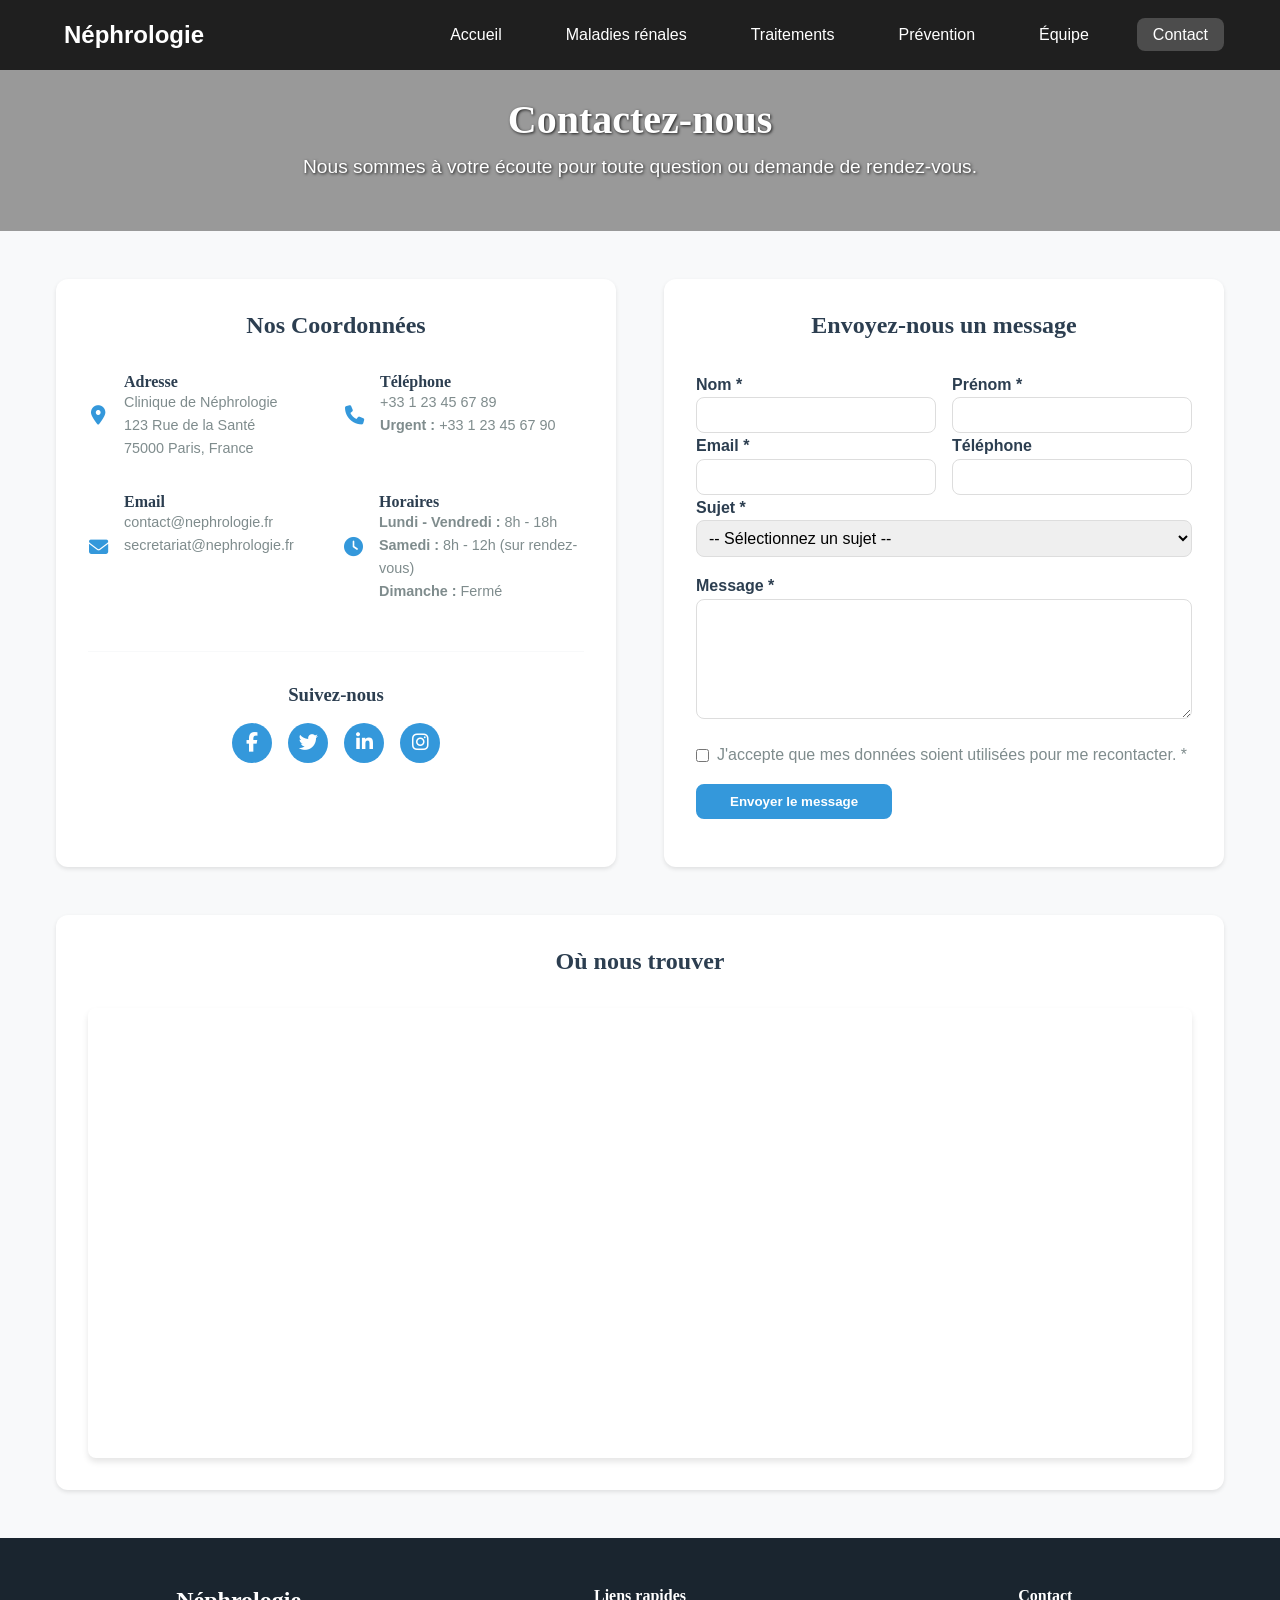
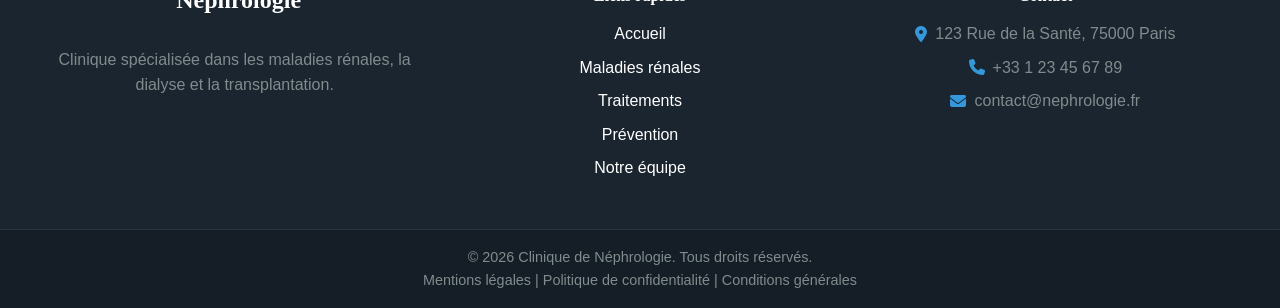
<file: contact.html>
<!DOCTYPE html>
<html lang="fr">
<head>
    <meta charset="UTF-8">
    <meta name="viewport" content="width=device-width, initial-scale=1.0">
    <meta name="description" content="Contactez notre clinique de néphrologie pour un rendez-vous ou des informations.">
    <title>Contact | Clinique de Néphrologie</title>
    <link rel="stylesheet" href="style.css">
    <link rel="stylesheet" href="https://cdnjs.cloudflare.com/ajax/libs/font-awesome/6.4.0/css/all.min.css">
</head>
<body>
    <nav class="navbar">
        <div class="navbar-container">
            <a href="index.html" class="navbar-logo">
                <i class="fas fa-kidneys"></i>
                <span>Néphrologie</span>
            </a>
            <div class="navbar-toggle" id="mobile-menu">
                <span class="bar"></span>
                <span class="bar"></span>
                <span class="bar"></span>
            </div>
            <ul class="navbar-menu">
                <li><a href="index.html" onclick="changeBG('https://raw.githubusercontent.com/elsakhawikarim/photos/main/jplenio-ocean-7461792_1920.jpg')">Accueil</a></li>
                <li><a href="maladies.html" onclick="changeBG('https://raw.githubusercontent.com/elsakhawikarim/photos/main/molnarszabolcserdely-pine-forest-5572944_1920.jpg')">Maladies rénales</a></li>
                <li><a href="traitements.html" onclick="changeBG('https://raw.githubusercontent.com/elsakhawikarim/photos/main/kranich17-water-6901805_1920.jpg')">Traitements</a></li>
                <li><a href="prevention.html" onclick="changeBG('https://raw.githubusercontent.com/elsakhawikarim/photos/main/martinklass-waterfall-5312692_1920.jpg')">Prévention</a></li>
                <li><a href="equipe.html" onclick="changeBG('https://raw.githubusercontent.com/elsakhawikarim/photos/main/jplenio-ocean-7461792_1920%20-%20Copie.jpg')">Équipe</a></li>
                <li><a href="contact.html" class="active" onclick="changeBG('https://raw.githubusercontent.com/elsakhawikarim/photos/main/jplenio-ocean-7461792_1920.jpg')">Contact</a></li>
            </ul>
        </div>
    </nav>

    <section class="page-header">
        <div class="container">
            <h1>Contactez-nous</h1>
            <p>Nous sommes à votre écoute pour toute question ou demande de rendez-vous.</p>
        </div>
    </section>

    <section class="contact-section">
        <div class="container">
            <div class="contact-grid">
                <div class="contact-info">
                    <h2>Nos Coordonnées</h2>
                    <div class="contact-details">
                        <div class="contact-detail">
                            <i class="fas fa-map-marker-alt"></i>
                            <div>
                                <h4>Adresse</h4>
                                <p>Clinique de Néphrologie</p>
                                <p>123 Rue de la Santé</p>
                                <p>75000 Paris, France</p>
                            </div>
                        </div>
                        <div class="contact-detail">
                            <i class="fas fa-phone"></i>
                            <div>
                                <h4>Téléphone</h4>
                                <p>+33 1 23 45 67 89</p>
                                <p><strong>Urgent :</strong> +33 1 23 45 67 90</p>
                            </div>
                        </div>
                        <div class="contact-detail">
                            <i class="fas fa-envelope"></i>
                            <div>
                                <h4>Email</h4>
                                <p>contact@nephrologie.fr</p>
                                <p>secretariat@nephrologie.fr</p>
                            </div>
                        </div>
                        <div class="contact-detail">
                            <i class="fas fa-clock"></i>
                            <div>
                                <h4>Horaires</h4>
                                <p><strong>Lundi - Vendredi :</strong> 8h - 18h</p>
                                <p><strong>Samedi :</strong> 8h - 12h (sur rendez-vous)</p>
                                <p><strong>Dimanche :</strong> Fermé</p>
                            </div>
                        </div>
                    </div>

                    <div class="contact-social">
                        <h3>Suivez-nous</h3>
                        <div class="social-icons">
                            <a href="#" class="social-icon"><i class="fab fa-facebook-f"></i></a>
                            <a href="#" class="social-icon"><i class="fab fa-twitter"></i></a>
                            <a href="#" class="social-icon"><i class="fab fa-linkedin-in"></i></a>
                            <a href="#" class="social-icon"><i class="fab fa-instagram"></i></a>
                        </div>
                    </div>
                </div>

                <div class="contact-form">
                    <h2>Envoyez-nous un message</h2>
                    <form id="contactForm">
                        <div class="form-group">
                            <div class="form-row">
                                <div class="form-col">
                                    <label for="nom">Nom *</label>
                                    <input type="text" id="nom" name="nom" required>
                                </div>
                                <div class="form-col">
                                    <label for="prenom">Prénom *</label>
                                    <input type="text" id="prenom" name="prenom" required>
                                </div>
                            </div>
                            <div class="form-row">
                                <div class="form-col">
                                    <label for="email">Email *</label>
                                    <input type="email" id="email" name="email" required>
                                </div>
                                <div class="form-col">
                                    <label for="telephone">Téléphone</label>
                                    <input type="tel" id="telephone" name="telephone">
                                </div>
                            </div>
                            <div class="form-group">
                                <label for="sujet">Sujet *</label>
                                <select id="sujet" name="sujet" required>
                                    <option value="">-- Sélectionnez un sujet --</option>
                                    <option value="rendez-vous">Prise de rendez-vous</option>
                                    <option value="question-medicale">Question médicale</option>
                                    <option value="information">Demande d'information</option>
                                    <option value="autre">Autre</option>
                                </select>
                            </div>
                            <div class="form-group">
                                <label for="message">Message *</label>
                                <textarea id="message" name="message" rows="5" required></textarea>
                            </div>
                            <div class="form-group form-checkbox">
                                <input type="checkbox" id="rgpd" name="rgpd" required>
                                <label for="rgpd">J'accepte que mes données soient utilisées pour me recontacter. *</label>
                            </div>
                            <button type="submit" class="btn btn-primary">Envoyer le message</button>
                        </div>
                    </form>
                </div>
            </div>

            <div class="contact-map">
                <h2>Où nous trouver</h2>
                <div class="map-container">
                    <iframe
                        src="https://www.google.com/maps/embed?pb=!1m18!1m12!1m3!1d2624.991625996996!2d2.292292615674254!3d48.85837007928746!2m3!1f0!2f0!3f0!3m2!1i1024!2i768!4f13.1!3m3!1m2!1s0x47e66e2964e34e2d%3A0x8ddca9ee380ef7e0!2sTour%20Eiffel!5e0!3m2!1sfr!2sfr!4v1635724267890!5m2!1sfr!2sfr"
                        width="100%"
                        height="450"
                        style="border:0;"
                        allowfullscreen=""
                        loading="lazy">
                    </iframe>
                </div>
            </div>
        </div>
    </section>

    <footer class="footer">
        <div class="footer-container">
            <div class="footer-section">
                <div class="footer-logo">
                    <i class="fas fa-kidneys"></i>
                    <h3>Néphrologie</h3>
                </div>
                <p>Clinique spécialisée dans les maladies rénales, la dialyse et la transplantation.</p>
            </div>
            <div class="footer-section">
                <h4>Liens rapides</h4>
                <ul class="footer-links">
                    <li><a href="index.html">Accueil</a></li>
                    <li><a href="maladies.html">Maladies rénales</a></li>
                    <li><a href="traitements.html">Traitements</a></li>
                    <li><a href="prevention.html">Prévention</a></li>
                    <li><a href="equipe.html">Notre équipe</a></li>
                </ul>
            </div>
            <div class="footer-section">
                <h4>Contact</h4>
                <ul class="footer-contact">
                    <li><i class="fas fa-map-marker-alt"></i> 123 Rue de la Santé, 75000 Paris</li>
                    <li><i class="fas fa-phone"></i> +33 1 23 45 67 89</li>
                    <li><i class="fas fa-envelope"></i> contact@nephrologie.fr</li>
                </ul>
            </div>
        </div>
        <div class="footer-bottom">
            <p>&copy; 2026 Clinique de Néphrologie. Tous droits réservés.</p>
            <p>
                <a href="#">Mentions légales</a> |
                <a href="#">Politique de confidentialité</a> |
                <a href="#">Conditions générales</a>
            </p>
        </div>
    </footer>

    <script src="script.js"></script>
</body>
</html>
</file>
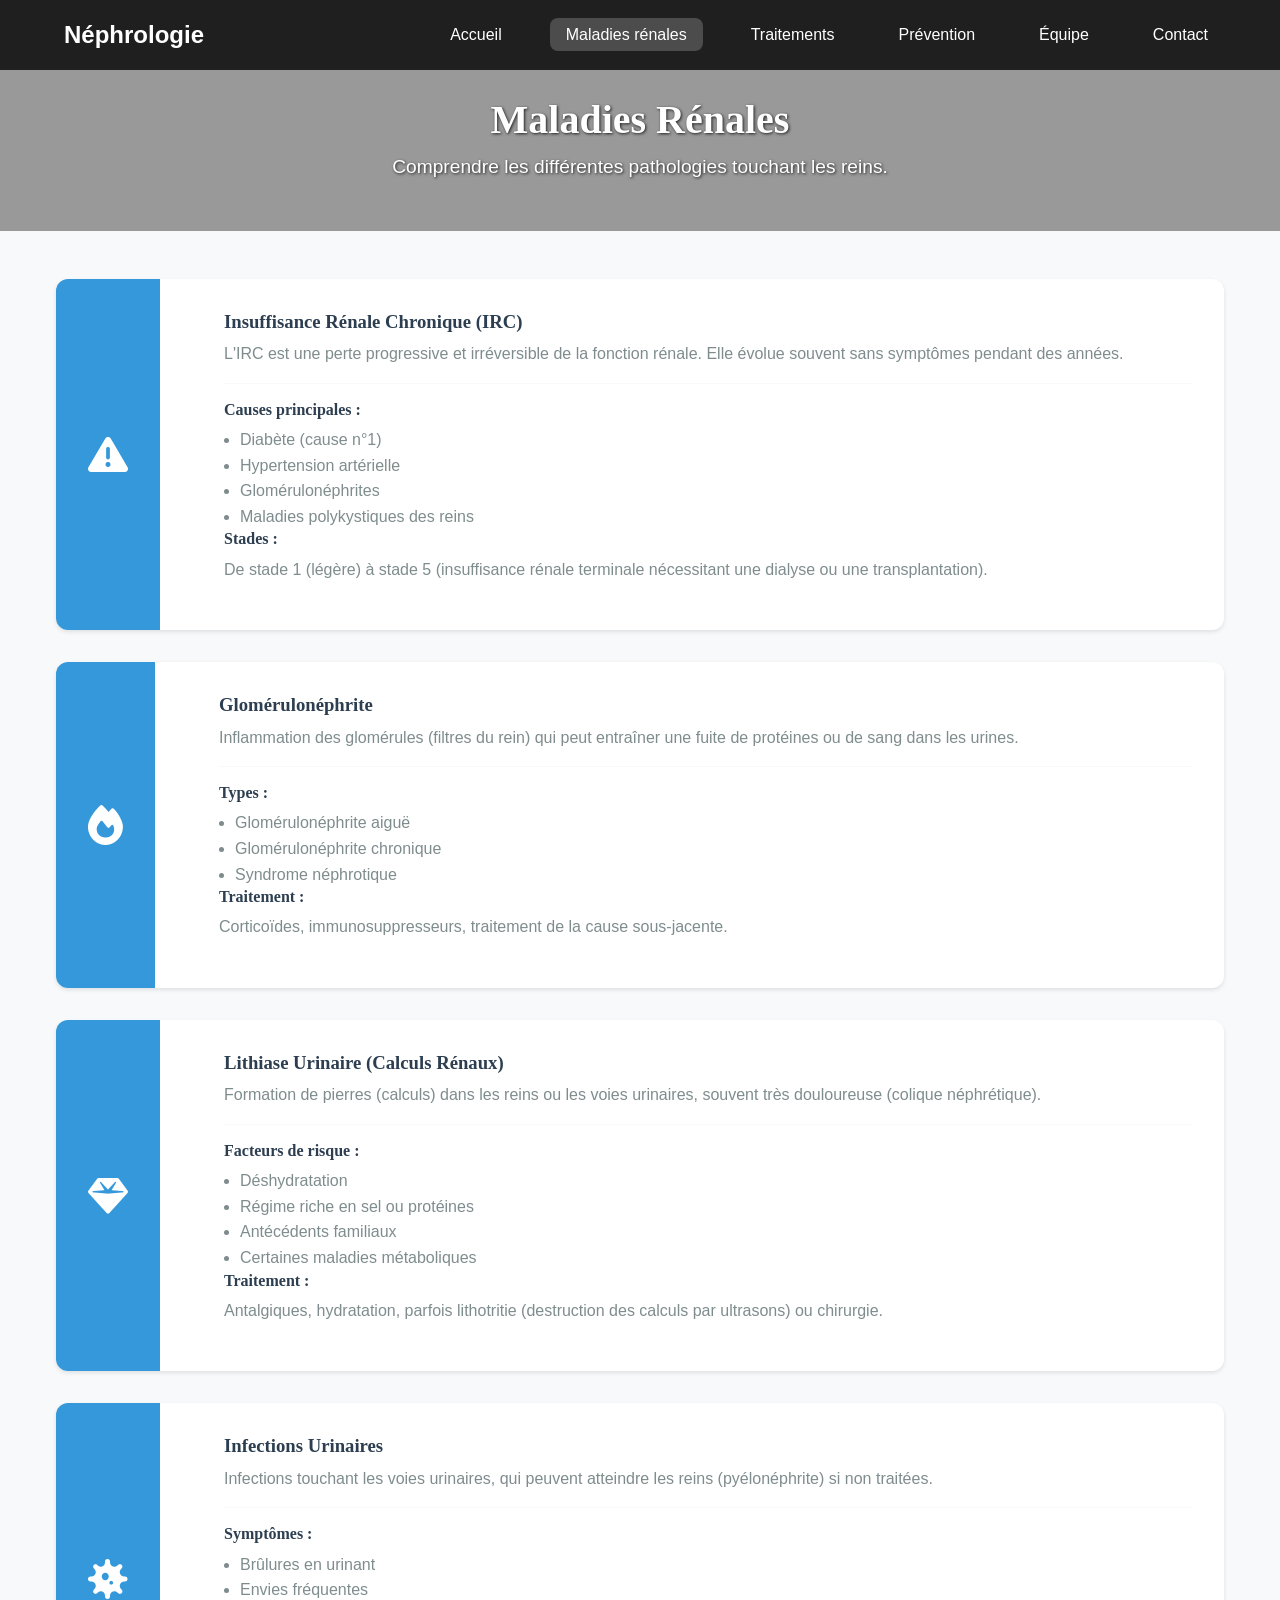
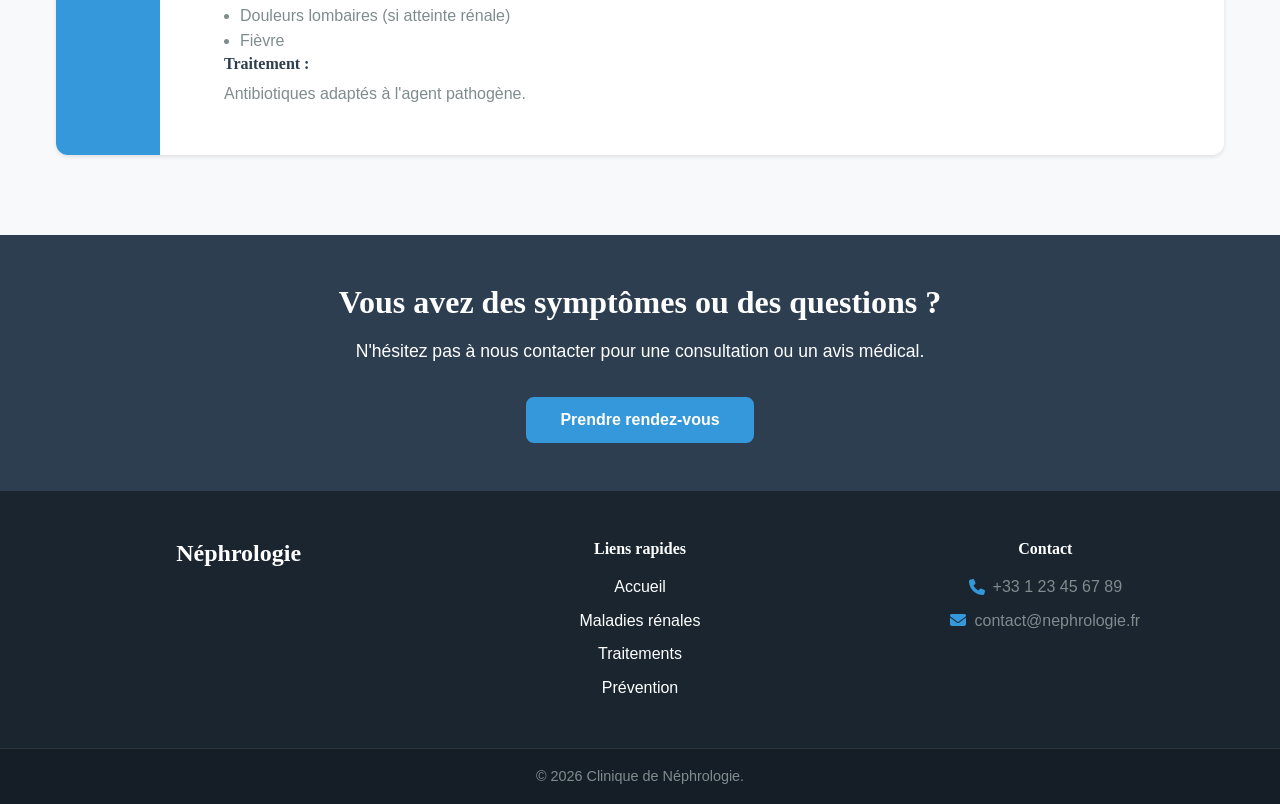
<file: maladies.html>
<!DOCTYPE html>
<html lang="fr">
<head>
    <meta charset="UTF-8">
    <meta name="viewport" content="width=device-width, initial-scale=1.0">
    <meta name="description" content="Informations sur les maladies rénales : insuffisance rénale, glomérulonéphrite, lithiase urinaire.">
    <title>Maladies Rénales | Clinique de Néphrologie</title>
    <link rel="stylesheet" href="style.css">
    <link rel="stylesheet" href="https://cdnjs.cloudflare.com/ajax/libs/font-awesome/6.4.0/css/all.min.css">
</head>
<body>
    <nav class="navbar">
        <div class="navbar-container">
            <a href="index.html" class="navbar-logo">
                <i class="fas fa-kidneys"></i>
                <span>Néphrologie</span>
            </a>
            <div class="navbar-toggle" id="mobile-menu">
                <span class="bar"></span>
                <span class="bar"></span>
                <span class="bar"></span>
            </div>
            <ul class="navbar-menu">
                <li><a href="index.html" onclick="changeBG('https://raw.githubusercontent.com/elsakhawikarim/photos/main/jplenio-ocean-7461792_1920.jpg')">Accueil</a></li>
                <li><a href="maladies.html" class="active" onclick="changeBG('https://raw.githubusercontent.com/elsakhawikarim/photos/main/molnarszabolcserdely-pine-forest-5572944_1920.jpg')">Maladies rénales</a></li>
                <li><a href="traitements.html" onclick="changeBG('https://raw.githubusercontent.com/elsakhawikarim/photos/main/kranich17-water-6901805_1920.jpg')">Traitements</a></li>
                <li><a href="prevention.html" onclick="changeBG('https://raw.githubusercontent.com/elsakhawikarim/photos/main/martinklass-waterfall-5312692_1920.jpg')">Prévention</a></li>
                <li><a href="equipe.html" onclick="changeBG('https://raw.githubusercontent.com/elsakhawikarim/photos/main/jplenio-ocean-7461792_1920%20-%20Copie.jpg')">Équipe</a></li>
                <li><a href="contact.html" onclick="changeBG('https://raw.githubusercontent.com/elsakhawikarim/photos/main/jplenio-ocean-7461792_1920.jpg')">Contact</a></li>
            </ul>
        </div>
    </nav>

    <section class="page-header">
        <div class="container">
            <h1>Maladies Rénales</h1>
            <p>Comprendre les différentes pathologies touchant les reins.</p>
        </div>
    </section>

    <section class="diseases-section">
        <div class="container">
            <div class="disease-card">
                <div class="disease-icon">
                    <i class="fas fa-exclamation-triangle"></i>
                </div>
                <div class="disease-content">
                    <h3>Insuffisance Rénale Chronique (IRC)</h3>
                    <p>L'IRC est une perte progressive et irréversible de la fonction rénale. Elle évolue souvent sans symptômes pendant des années.</p>
                    <div class="disease-details">
                        <h4>Causes principales :</h4>
                        <ul>
                            <li>Diabète (cause n°1)</li>
                            <li>Hypertension artérielle</li>
                            <li>Glomérulonéphrites</li>
                            <li>Maladies polykystiques des reins</li>
                        </ul>
                        <h4>Stades :</h4>
                        <p>De stade 1 (légère) à stade 5 (insuffisance rénale terminale nécessitant une dialyse ou une transplantation).</p>
                    </div>
                </div>
            </div>

            <div class="disease-card">
                <div class="disease-icon">
                    <i class="fas fa-fire"></i>
                </div>
                <div class="disease-content">
                    <h3>Glomérulonéphrite</h3>
                    <p>Inflammation des glomérules (filtres du rein) qui peut entraîner une fuite de protéines ou de sang dans les urines.</p>
                    <div class="disease-details">
                        <h4>Types :</h4>
                        <ul>
                            <li>Glomérulonéphrite aiguë</li>
                            <li>Glomérulonéphrite chronique</li>
                            <li>Syndrome néphrotique</li>
                        </ul>
                        <h4>Traitement :</h4>
                        <p>Corticoïdes, immunosuppresseurs, traitement de la cause sous-jacente.</p>
                    </div>
                </div>
            </div>

            <div class="disease-card">
                <div class="disease-icon">
                    <i class="fas fa-gem"></i>
                </div>
                <div class="disease-content">
                    <h3>Lithiase Urinaire (Calculs Rénaux)</h3>
                    <p>Formation de pierres (calculs) dans les reins ou les voies urinaires, souvent très douloureuse (colique néphrétique).</p>
                    <div class="disease-details">
                        <h4>Facteurs de risque :</h4>
                        <ul>
                            <li>Déshydratation</li>
                            <li>Régime riche en sel ou protéines</li>
                            <li>Antécédents familiaux</li>
                            <li>Certaines maladies métaboliques</li>
                        </ul>
                        <h4>Traitement :</h4>
                        <p>Antalgiques, hydratation, parfois lithotritie (destruction des calculs par ultrasons) ou chirurgie.</p>
                    </div>
                </div>
            </div>

            <div class="disease-card">
                <div class="disease-icon">
                    <i class="fas fa-virus"></i>
                </div>
                <div class="disease-content">
                    <h3>Infections Urinaires</h3>
                    <p>Infections touchant les voies urinaires, qui peuvent atteindre les reins (pyélonéphrite) si non traitées.</p>
                    <div class="disease-details">
                        <h4>Symptômes :</h4>
                        <ul>
                            <li>Brûlures en urinant</li>
                            <li>Envies fréquentes</li>
                            <li>Douleurs lombaires (si atteinte rénale)</li>
                            <li>Fièvre</li>
                        </ul>
                        <h4>Traitement :</h4>
                        <p>Antibiotiques adaptés à l'agent pathogène.</p>
                    </div>
                </div>
            </div>
        </div>
    </section>

    <section class="cta-section">
        <div class="container">
            <h2>Vous avez des symptômes ou des questions ?</h2>
            <p>N'hésitez pas à nous contacter pour une consultation ou un avis médical.</p>
            <a href="contact.html" class="btn btn-primary">Prendre rendez-vous</a>
        </div>
    </section>

    <footer class="footer">
        <div class="footer-container">
            <div class="footer-section">
                <div class="footer-logo">
                    <i class="fas fa-kidneys"></i>
                    <h3>Néphrologie</h3>
                </div>
            </div>
            <div class="footer-section">
                <h4>Liens rapides</h4>
                <ul class="footer-links">
                    <li><a href="index.html">Accueil</a></li>
                    <li><a href="maladies.html">Maladies rénales</a></li>
                    <li><a href="traitements.html">Traitements</a></li>
                    <li><a href="prevention.html">Prévention</a></li>
                </ul>
            </div>
            <div class="footer-section">
                <h4>Contact</h4>
                <ul class="footer-contact">
                    <li><i class="fas fa-phone"></i> +33 1 23 45 67 89</li>
                    <li><i class="fas fa-envelope"></i> contact@nephrologie.fr</li>
                </ul>
            </div>
        </div>
        <div class="footer-bottom">
            <p>&copy; 2026 Clinique de Néphrologie.</p>
        </div>
    </footer>

    <script src="script.js"></script>
</body>
</html>
</file>
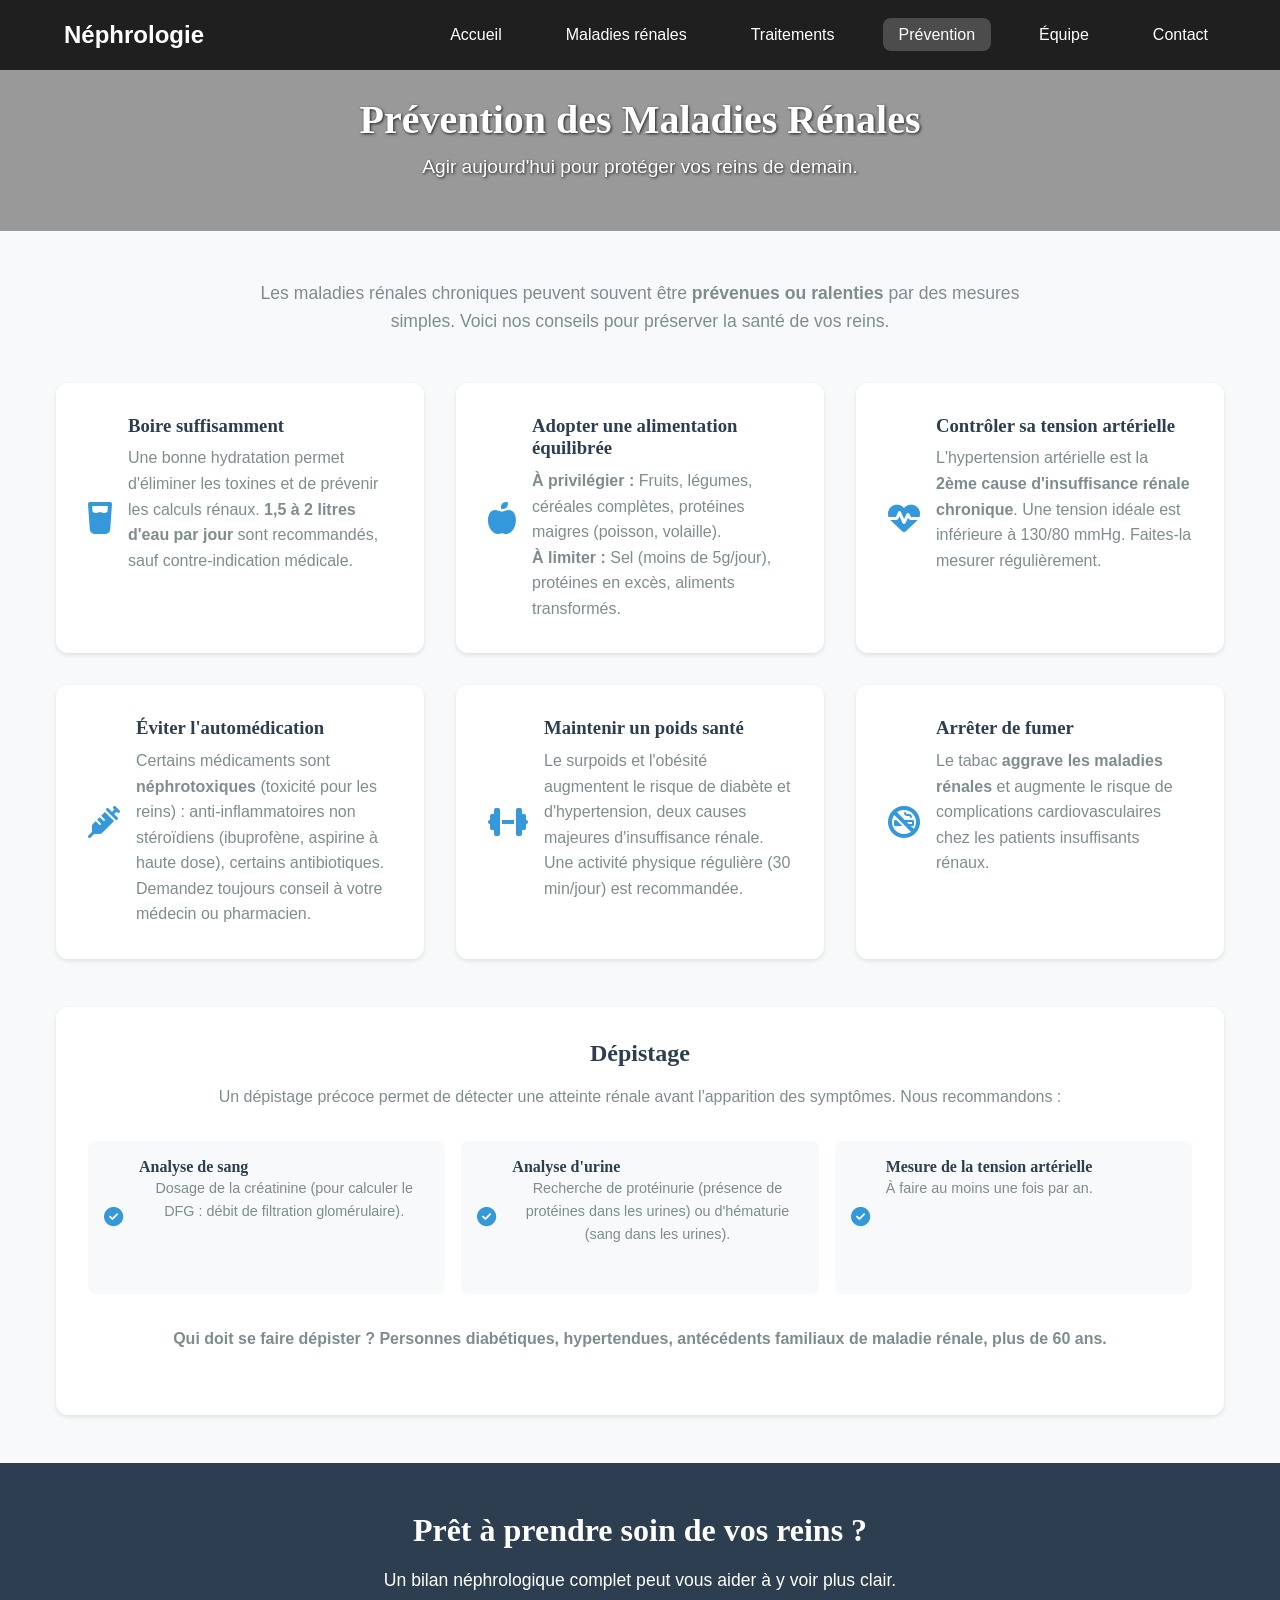
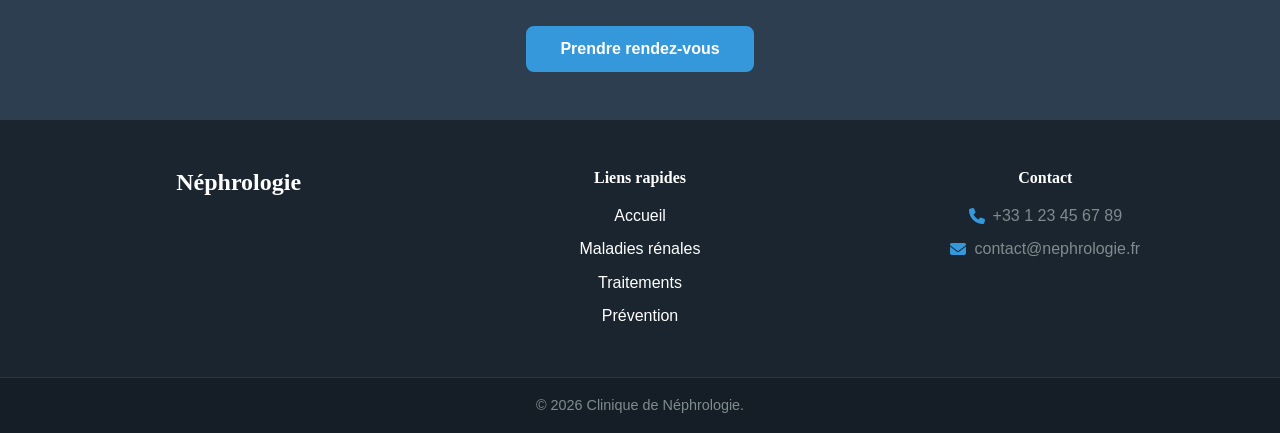
<file: prevention.html>
<!DOCTYPE html>
<html lang="fr">
<head>
    <meta charset="UTF-8">
    <meta name="viewport" content="width=device-width, initial-scale=1.0">
    <meta name="description" content="Conseils de prévention pour la santé rénale : alimentation, hydratation, dépistage.">
    <title>Prévention | Clinique de Néphrologie</title>
    <link rel="stylesheet" href="style.css">
    <link rel="stylesheet" href="https://cdnjs.cloudflare.com/ajax/libs/font-awesome/6.4.0/css/all.min.css">
</head>
<body>
    <nav class="navbar">
        <div class="navbar-container">
            <a href="index.html" class="navbar-logo">
                <i class="fas fa-kidneys"></i>
                <span>Néphrologie</span>
            </a>
            <div class="navbar-toggle" id="mobile-menu">
                <span class="bar"></span>
                <span class="bar"></span>
                <span class="bar"></span>
            </div>
            <ul class="navbar-menu">
                <li><a href="index.html" onclick="changeBG('https://raw.githubusercontent.com/elsakhawikarim/photos/main/jplenio-ocean-7461792_1920.jpg')">Accueil</a></li>
                <li><a href="maladies.html" onclick="changeBG('https://raw.githubusercontent.com/elsakhawikarim/photos/main/molnarszabolcserdely-pine-forest-5572944_1920.jpg')">Maladies rénales</a></li>
                <li><a href="traitements.html" onclick="changeBG('https://raw.githubusercontent.com/elsakhawikarim/photos/main/kranich17-water-6901805_1920.jpg')">Traitements</a></li>
                <li><a href="prevention.html" class="active" onclick="changeBG('https://raw.githubusercontent.com/elsakhawikarim/photos/main/martinklass-waterfall-5312692_1920.jpg')">Prévention</a></li>
                <li><a href="equipe.html" onclick="changeBG('https://raw.githubusercontent.com/elsakhawikarim/photos/main/jplenio-ocean-7461792_1920%20-%20Copie.jpg')">Équipe</a></li>
                <li><a href="contact.html" onclick="changeBG('https://raw.githubusercontent.com/elsakhawikarim/photos/main/jplenio-ocean-7461792_1920.jpg')">Contact</a></li>
            </ul>
        </div>
    </nav>

    <section class="page-header">
        <div class="container">
            <h1>Prévention des Maladies Rénales</h1>
            <p>Agir aujourd'hui pour protéger vos reins de demain.</p>
        </div>
    </section>

    <section class="prevention-section">
        <div class="container">
            <div class="prevention-intro">
                <p>Les maladies rénales chroniques peuvent souvent être <strong>prévenues ou ralenties</strong> par des mesures simples. Voici nos conseils pour préserver la santé de vos reins.</p>
            </div>

            <div class="prevention-tips">
                <div class="prevention-tip">
                    <div class="tip-icon">
                        <i class="fas fa-glass-water"></i>
                    </div>
                    <div class="tip-content">
                        <h3>Boire suffisamment</h3>
                        <p>Une bonne hydratation permet d'éliminer les toxines et de prévenir les calculs rénaux. <strong>1,5 à 2 litres d'eau par jour</strong> sont recommandés, sauf contre-indication médicale.</p>
                    </div>
                </div>

                <div class="prevention-tip">
                    <div class="tip-icon">
                        <i class="fas fa-apple-alt"></i>
                    </div>
                    <div class="tip-content">
                        <h3>Adopter une alimentation équilibrée</h3>
                        <p>
                            <strong>À privilégier :</strong> Fruits, légumes, céréales complètes, protéines maigres (poisson, volaille).<br>
                            <strong>À limiter :</strong> Sel (moins de 5g/jour), protéines en excès, aliments transformés.
                        </p>
                    </div>
                </div>

                <div class="prevention-tip">
                    <div class="tip-icon">
                        <i class="fas fa-heartbeat"></i>
                    </div>
                    <div class="tip-content">
                        <h3>Contrôler sa tension artérielle</h3>
                        <p>L'hypertension artérielle est la <strong>2ème cause d'insuffisance rénale chronique</strong>. Une tension idéale est inférieure à 130/80 mmHg. Faites-la mesurer régulièrement.</p>
                    </div>
                </div>

                <div class="prevention-tip">
                    <div class="tip-icon">
                        <i class="fas fa-syringe"></i>
                    </div>
                    <div class="tip-content">
                        <h3>Éviter l'automédication</h3>
                        <p>Certains médicaments sont <strong>néphrotoxiques</strong> (toxicité pour les reins) : anti-inflammatoires non stéroïdiens (ibuprofène, aspirine à haute dose), certains antibiotiques. Demandez toujours conseil à votre médecin ou pharmacien.</p>
                    </div>
                </div>

                <div class="prevention-tip">
                    <div class="tip-icon">
                        <i class="fas fa-dumbbell"></i>
                    </div>
                    <div class="tip-content">
                        <h3>Maintenir un poids santé</h3>
                        <p>Le surpoids et l'obésité augmentent le risque de diabète et d'hypertension, deux causes majeures d'insuffisance rénale. Une activité physique régulière (30 min/jour) est recommandée.</p>
                    </div>
                </div>

                <div class="prevention-tip">
                    <div class="tip-icon">
                        <i class="fas fa-ban-smoking"></i>
                    </div>
                    <div class="tip-content">
                        <h3>Arrêter de fumer</h3>
                        <p>Le tabac <strong>aggrave les maladies rénales</strong> et augmente le risque de complications cardiovasculaires chez les patients insuffisants rénaux.</p>
                    </div>
                </div>
            </div>

            <div class="prevention-screening">
                <h2>Dépistage</h2>
                <p>Un dépistage précoce permet de détecter une atteinte rénale avant l'apparition des symptômes. Nous recommandons :</p>
                <div class="screening-list">
                    <div class="screening-item">
                        <i class="fas fa-check-circle"></i>
                        <div>
                            <h4>Analyse de sang</h4>
                            <p>Dosage de la créatinine (pour calculer le DFG : débit de filtration glomérulaire).</p>
                        </div>
                    </div>
                    <div class="screening-item">
                        <i class="fas fa-check-circle"></i>
                        <div>
                            <h4>Analyse d'urine</h4>
                            <p>Recherche de protéinurie (présence de protéines dans les urines) ou d'hématurie (sang dans les urines).</p>
                        </div>
                    </div>
                    <div class="screening-item">
                        <i class="fas fa-check-circle"></i>
                        <div>
                            <h4>Mesure de la tension artérielle</h4>
                            <p>À faire au moins une fois par an.</p>
                        </div>
                    </div>
                </div>
                <p class="screening-note"><strong>Qui doit se faire dépister ?</strong> Personnes diabétiques, hypertendues, antécédents familiaux de maladie rénale, plus de 60 ans.</p>
            </div>
        </div>
    </section>

    <section class="cta-section">
        <div class="container">
            <h2>Prêt à prendre soin de vos reins ?</h2>
            <p>Un bilan néphrologique complet peut vous aider à y voir plus clair.</p>
            <a href="contact.html" class="btn btn-primary">Prendre rendez-vous</a>
        </div>
    </section>

    <footer class="footer">
        <div class="footer-container">
            <div class="footer-section">
                <div class="footer-logo">
                    <i class="fas fa-kidneys"></i>
                    <h3>Néphrologie</h3>
                </div>
            </div>
            <div class="footer-section">
                <h4>Liens rapides</h4>
                <ul class="footer-links">
                    <li><a href="index.html">Accueil</a></li>
                    <li><a href="maladies.html">Maladies rénales</a></li>
                    <li><a href="traitements.html">Traitements</a></li>
                    <li><a href="prevention.html">Prévention</a></li>
                </ul>
            </div>
            <div class="footer-section">
                <h4>Contact</h4>
                <ul class="footer-contact">
                    <li><i class="fas fa-phone"></i> +33 1 23 45 67 89</li>
                    <li><i class="fas fa-envelope"></i> contact@nephrologie.fr</li>
                </ul>
            </div>
        </div>
        <div class="footer-bottom">
            <p>&copy; 2026 Clinique de Néphrologie.</p>
        </div>
    </footer>

    <script src="script.js"></script>
</body>
</html>
</file>
<file: style.css>
/* ========================================
   CLINIQUE DE NÉPHROLOGIE - STYLE CSS
   Inspiré des meilleurs sites (Thomas Robert, SFNDT)
   ======================================== */

:root {
    /* Couleurs principales */
    --primary-color: #2c3e50;       /* Bleu foncé (professionnel) */
    --secondary-color: #3498db;     /* Bleu clair (accents) */
    --accent-color: #e74c3c;        /* Rouge (CTA) */
    --light-color: #ecf0f1;         /* Gris clair */
    --dark-color: #1a252f;          /* Bleu très foncé */
    --text-color: #333;            /* Texte foncé */
    --text-light: #fff;            /* Texte clair */
    --text-muted: #7f8c8d;          /* Texte atténué */
    --bg-light: #f8f9fa;           /* Fond clair */
    --bg-dark: #2c3e50;            /* Fond foncé */

    /* Espacements */
    --spacing-sm: 0.5rem;
    --spacing-md: 1rem;
    --spacing-lg: 2rem;
    --spacing-xl: 3rem;

    /* Polices */
    --font-primary: 'Segoe UI', Tahoma, Geneva, Verdana, sans-serif;
    --font-secondary: 'Georgia', serif;

    /* Ombres */
    --shadow-sm: 0 2px 4px rgba(0, 0, 0, 0.1);
    --shadow-md: 0 4px 6px rgba(0, 0, 0, 0.1);
    --shadow-lg: 0 8px 16px rgba(0, 0, 0, 0.1);

    /* Bordures */
    --border-radius: 8px;
    --border-radius-lg: 12px;

    /* Transitions */
    --transition: all 0.3s ease;
}

/* ========================================
   RESET ET STYLES DE BASE
   ======================================== */
* {
    margin: 0;
    padding: 0;
    box-sizing: border-box;
}

html {
    scroll-behavior: smooth;
}

body {
    font-family: var(--font-primary);
    line-height: 1.6;
    color: var(--text-color);
    background-size: cover;
    background-position: center;
    background-repeat: no-repeat;
    background-attachment: fixed;
    transition: var(--transition);
    min-height: 100vh;
}

h1, h2, h3, h4, h5, h6 {
    font-family: var(--font-secondary);
    font-weight: 700;
    line-height: 1.2;
    margin-bottom: var(--spacing-md);
}

a {
    text-decoration: none;
    color: var(--secondary-color);
    transition: var(--transition);
}

a:hover {
    color: var(--accent-color);
}

img {
    max-width: 100%;
    height: auto;
}

.container {
    width: 100%;
    max-width: 1200px;
    margin: 0 auto;
    padding: 0 var(--spacing-md);
}

/* ========================================
   NAVIGATION (inspirée de Thomas Robert)
   ======================================== */
.navbar {
    background: rgba(0, 0, 0, 0.8);
    padding: var(--spacing-md) 0;
    position: fixed;
    width: 100%;
    top: 0;
    z-index: 1000;
    transition: var(--transition);
}

.navbar-container {
    display: flex;
    justify-content: space-between;
    align-items: center;
    max-width: 1200px;
    margin: 0 auto;
    padding: 0 var(--spacing-md);
}

.navbar-logo {
    display: flex;
    align-items: center;
    gap: var(--spacing-sm);
    color: var(--text-light);
    font-size: 1.5rem;
    font-weight: 700;
    transition: var(--transition);
}

.navbar-logo:hover {
    color: var(--secondary-color);
}

.navbar-logo i {
    font-size: 1.8rem;
}

.navbar-menu {
    display: flex;
    list-style: none;
    gap: var(--spacing-lg);
}

.navbar-menu a {
    color: var(--text-light);
    font-weight: 500;
    padding: var(--spacing-sm) var(--spacing-md);
    border-radius: var(--border-radius);
    transition: var(--transition);
}

.navbar-menu a:hover,
.navbar-menu a.active {
    background: rgba(255, 255, 255, 0.2);
    color: var(--text-light);
}

.navbar-toggle {
    display: none;
    flex-direction: column;
    gap: 5px;
    cursor: pointer;
    padding: var(--spacing-sm);
}

.navbar-toggle .bar {
    width: 25px;
    height: 3px;
    background: var(--text-light);
    border-radius: 3px;
    transition: var(--transition);
}

.navbar-toggle.active .bar:nth-child(1) {
    transform: rotate(-45deg) translate(-5px, 6px);
}

.navbar-toggle.active .bar:nth-child(2) {
    opacity: 0;
}

.navbar-toggle.active .bar:nth-child(3) {
    transform: rotate(45deg) translate(-5px, -6px);
}

/* ========================================
   SECTIONS COMMUNES
   ======================================== */
.page-header {
    padding: 6rem 0 3rem;
    text-align: center;
    color: var(--text-light);
    text-shadow: 1px 1px 3px rgba(0, 0, 0, 0.8);
    background: rgba(0, 0, 0, 0.4);
}

.page-header h1 {
    font-size: 2.5rem;
    margin-bottom: var(--spacing-sm);
}

.page-header p {
    font-size: 1.2rem;
}

.section-title {
    text-align: center;
    font-size: 2rem;
    margin-bottom: var(--spacing-xl);
    color: var(--primary-color);
    position: relative;
}

.section-title::after {
    content: '';
    position: absolute;
    bottom: -10px;
    left: 50%;
    transform: translateX(-50%);
    width: 80px;
    height: 4px;
    background: var(--secondary-color);
    border-radius: 2px;
}

.section-subtitle {
    text-align: center;
    font-size: 1.5rem;
    margin: var(--spacing-xl) 0 var(--spacing-lg);
    color: var(--primary-color);
}

/* ========================================
   HERO SECTION (Accueil)
   ======================================== */
.hero {
    padding: 8rem 0 4rem;
    text-align: center;
    color: var(--text-light);
    text-shadow: 1px 1px 3px rgba(0, 0, 0, 0.8);
}

.hero-content {
    max-width: 800px;
    margin: 0 auto;
}

.hero h1 {
    font-size: 3rem;
    margin-bottom: var(--spacing-md);
}

.hero-subtitle {
    font-size: 1.3rem;
    margin-bottom: var(--spacing-xl);
    max-width: 700px;
    margin-left: auto;
    margin-right: auto;
}

.hero-buttons {
    display: flex;
    justify-content: center;
    gap: var(--spacing-md);
}

/* ========================================
   BOUTONS
   ======================================== */
.btn {
    display: inline-block;
    padding: var(--spacing-sm) var(--spacing-lg);
    border-radius: var(--border-radius);
    font-weight: 600;
    cursor: pointer;
    transition: var(--transition);
    text-align: center;
}

.btn-primary {
    background: var(--secondary-color);
    color: var(--text-light);
    border: 2px solid var(--secondary-color);
}

.btn-primary:hover {
    background: var(--primary-color);
    border-color: var(--primary-color);
    transform: translateY(-2px);
}

.btn-outline {
    background: transparent;
    color: var(--text-light);
    border: 2px solid var(--text-light);
}

.btn-outline:hover {
    background: var(--text-light);
    color: var(--primary-color);
}

/* ========================================
   SERVICES (Accueil)
   ======================================== */
.services-section {
    padding: var(--spacing-xl) 0;
    background: var(--bg-light);
}

.services-grid {
    display: grid;
    grid-template-columns: repeat(auto-fit, minmax(250px, 1fr));
    gap: var(--spacing-lg);
}

.service-card {
    background: var(--text-light);
    padding: var(--spacing-lg);
    border-radius: var(--border-radius-lg);
    box-shadow: var(--shadow-md);
    text-align: center;
    transition: var(--transition);
}

.service-card:hover {
    transform: translateY(-5px);
    box-shadow: var(--shadow-lg);
}

.service-icon {
    width: 80px;
    height: 80px;
    margin: 0 auto var(--spacing-md);
    background: var(--secondary-color);
    border-radius: 50%;
    display: flex;
    align-items: center;
    justify-content: center;
    color: var(--text-light);
    font-size: 2rem;
}

.service-card h3 {
    color: var(--primary-color);
    margin-bottom: var(--spacing-sm);
}

/* ========================================
   À PROPOS (Accueil)
   ======================================== */
.about-section {
    padding: var(--spacing-xl) 0;
    background: var(--text-light);
}

.about-content {
    max-width: 800px;
    margin: 0 auto var(--spacing-xl);
}

.about-content p {
    margin-bottom: var(--spacing-lg);
    font-size: 1.1rem;
    text-align: center;
}

.about-features {
    display: grid;
    grid-template-columns: repeat(auto-fit, minmax(300px, 1fr));
    gap: var(--spacing-md);
    margin-top: var(--spacing-lg);
}

.about-feature {
    display: flex;
    align-items: center;
    gap: var(--spacing-sm);
    padding: var(--spacing-md);
    background: var(--bg-light);
    border-radius: var(--border-radius);
}

.about-feature i {
    color: var(--secondary-color);
    font-size: 1.2rem;
}

.about-image {
    text-align: center;
    margin-top: var(--spacing-lg);
}

.rounded-image {
    width: 100%;
    max-width: 600px;
    height: 400px;
    object-fit: cover;
    border-radius: var(--border-radius-lg);
    box-shadow: var(--shadow-lg);
}

/* ========================================
   TÉMOIGNAGES (Accueil)
   ======================================== */
.testimonials-section {
    padding: var(--spacing-xl) 0;
    background: var(--bg-light);
}

.testimonials-grid {
    display: grid;
    grid-template-columns: repeat(auto-fit, minmax(400px, 1fr));
    gap: var(--spacing-lg);
}

.testimonial-card {
    background: var(--text-light);
    padding: var(--spacing-lg);
    border-radius: var(--border-radius-lg);
    box-shadow: var(--shadow-md);
    position: relative;
}

.testimonial-quote {
    position: absolute;
    top: var(--spacing-md);
    left: var(--spacing-md);
    font-size: 2rem;
    color: var(--secondary-color);
    opacity: 0.3;
}

.testimonial-card p {
    margin: var(--spacing-lg) 0;
    font-style: italic;
    color: var(--text-color);
    line-height: 1.8;
}

.testimonial-author {
    display: flex;
    flex-direction: column;
    align-items: flex-end;
}

.author-name {
    font-weight: 700;
    color: var(--primary-color);
}

.author-role {
    font-size: 0.9rem;
    color: var(--text-muted);
}

/* ========================================
   BLOG (Accueil)
   ======================================== */
.blog-section {
    padding: var(--spacing-xl) 0;
    background: var(--text-light);
}

.blog-grid {
    display: grid;
    grid-template-columns: repeat(auto-fit, minmax(300px, 1fr));
    gap: var(--spacing-lg);
}

.blog-card {
    background: var(--bg-light);
    padding: var(--spacing-lg);
    border-radius: var(--border-radius-lg);
    box-shadow: var(--shadow-sm);
    transition: var(--transition);
}

.blog-card:hover {
    transform: translateY(-5px);
    box-shadow: var(--shadow-md);
}

.blog-date {
    display: flex;
    flex-direction: column;
    align-items: center;
    background: var(--secondary-color);
    color: var(--text-light);
    padding: var(--spacing-sm);
    border-radius: var(--border-radius);
    width: fit-content;
    margin-bottom: var(--spacing-md);
}

.blog-date span:first-child {
    font-size: 1.5rem;
    font-weight: 700;
}

.blog-date span:last-child {
    font-size: 0.8rem;
}

.blog-card h3 {
    color: var(--primary-color);
    margin-bottom: var(--spacing-sm);
}

.blog-card p {
    color: var(--text-muted);
    margin-bottom: var(--spacing-md);
}

.blog-read-more {
    color: var(--secondary-color);
    font-weight: 600;
}

/* ========================================
   CTA SECTION (Appel à l'action)
   ======================================== */
.cta-section {
    padding: var(--spacing-xl) 0;
    background: var(--primary-color);
    color: var(--text-light);
    text-align: center;
}

.cta-section h2 {
    font-size: 2rem;
    margin-bottom: var(--spacing-md);
}

.cta-section p {
    max-width: 700px;
    margin: 0 auto var(--spacing-lg);
    font-size: 1.1rem;
}

/* ========================================
   MALADIES RÉNALES
   ======================================== */
.diseases-section {
    padding: var(--spacing-xl) 0;
    background: var(--bg-light);
}

.disease-card {
    background: var(--text-light);
    margin-bottom: var(--spacing-lg);
    border-radius: var(--border-radius-lg);
    box-shadow: var(--shadow-sm);
    overflow: hidden;
    display: grid;
    grid-template-columns: auto 1fr;
    gap: var(--spacing-lg);
}

.disease-icon {
    background: var(--secondary-color);
    color: var(--text-light);
    padding: var(--spacing-lg);
    font-size: 2.5rem;
    display: flex;
    align-items: center;
    justify-content: center;
}

.disease-content {
    padding: var(--spacing-lg);
}

.disease-content h3 {
    color: var(--primary-color);
    margin-bottom: var(--spacing-sm);
}

.disease-content p {
    margin-bottom: var(--spacing-md);
    color: var(--text-muted);
}

.disease-details {
    margin-top: var(--spacing-md);
    padding-top: var(--spacing-md);
    border-top: 1px solid var(--bg-light);
}

.disease-details h4 {
    color: var(--primary-color);
    margin-bottom: var(--spacing-sm);
}

.disease-details ul {
    margin-left: var(--spacing-md);
    color: var(--text-muted);
}

/* ========================================
   TRAITEMENTS
   ======================================== */
.treatments-section {
    padding: var(--spacing-xl) 0;
    background: var(--text-light);
}

.treatment-card {
    background: var(--bg-light);
    margin-bottom: var(--spacing-lg);
    border-radius: var(--border-radius-lg);
    box-shadow: var(--shadow-sm);
    overflow: hidden;
    display: grid;
    grid-template-columns: 300px 1fr;
    gap: var(--spacing-lg);
}

.treatment-image {
    height: 200px;
    overflow: hidden;
}

.treatment-image img {
    width: 100%;
    height: 100%;
    object-fit: cover;
}

.treatment-content {
    padding: var(--spacing-lg);
}

.treatment-content h3 {
    color: var(--primary-color);
    margin-bottom: var(--spacing-sm);
}

.treatment-details {
    margin-top: var(--spacing-md);
    padding-top: var(--spacing-md);
    border-top: 1px solid #ddd;
}

.treatment-details h4 {
    color: var(--primary-color);
    margin-bottom: var(--spacing-sm);
}

.treatment-details ul {
    margin-left: var(--spacing-md);
    color: var(--text-muted);
}

/* ========================================
   PRÉVENTION
   ======================================== */
.prevention-section {
    padding: var(--spacing-xl) 0;
    background: var(--bg-light);
}

.prevention-intro {
    max-width: 800px;
    margin: 0 auto var(--spacing-xl);
    text-align: center;
}

.prevention-intro p {
    font-size: 1.1rem;
    color: var(--text-muted);
}

.prevention-tips {
    display: grid;
    grid-template-columns: repeat(auto-fit, minmax(300px, 1fr));
    gap: var(--spacing-lg);
    margin-bottom: var(--spacing-xl);
}

.prevention-tip {
    background: var(--text-light);
    padding: var(--spacing-lg);
    border-radius: var(--border-radius-lg);
    box-shadow: var(--shadow-sm);
    display: grid;
    grid-template-columns: auto 1fr;
    gap: var(--spacing-md);
}

.tip-icon {
    font-size: 2rem;
    color: var(--secondary-color);
    display: flex;
    align-items: center;
    justify-content: center;
}

.tip-content h3 {
    color: var(--primary-color);
    margin-bottom: var(--spacing-sm);
}

.tip-content p {
    color: var(--text-muted);
}

.prevention-screening {
    background: var(--text-light);
    padding: var(--spacing-lg);
    border-radius: var(--border-radius-lg);
    box-shadow: var(--shadow-sm);
}

.prevention-screening h2 {
    text-align: center;
    color: var(--primary-color);
    margin-bottom: var(--spacing-md);
}

.prevention-screening p {
    text-align: center;
    margin-bottom: var(--spacing-lg);
    color: var(--text-muted);
}

.screening-list {
    display: grid;
    grid-template-columns: repeat(auto-fit, minmax(300px, 1fr));
    gap: var(--spacing-md);
    margin-bottom: var(--spacing-lg);
}

.screening-item {
    display: flex;
    gap: var(--spacing-md);
    padding: var(--spacing-md);
    background: var(--bg-light);
    border-radius: var(--border-radius);
}

.screening-item i {
    color: var(--secondary-color);
    font-size: 1.2rem;
    display: flex;
    align-items: center;
    justify-content: center;
}

.screening-item h4 {
    color: var(--primary-color);
    margin-bottom: var(--spacing-xs);
}

.screening-item p {
    color: var(--text-muted);
    font-size: 0.9rem;
}

.screening-note {
    text-align: center;
    font-weight: 600;
    color: var(--primary-color);
}

/* ========================================
   ÉQUIPE
   ======================================== */
.team-section {
    padding: var(--spacing-xl) 0;
    background: var(--text-light);
}

.team-intro {
    max-width: 800px;
    margin: 0 auto var(--spacing-xl);
    text-align: center;
}

.team-intro p {
    font-size: 1.1rem;
    color: var(--text-muted);
}

.team-grid {
    display: grid;
    grid-template-columns: repeat(auto-fit, minmax(350px, 1fr));
    gap: var(--spacing-lg);
    margin-bottom: var(--spacing-xl);
}

.team-card {
    background: var(--bg-light);
    border-radius: var(--border-radius-lg);
    box-shadow: var(--shadow-sm);
    overflow: hidden;
    display: flex;
    flex-direction: column;
}

.team-photo {
    height: 300px;
    overflow: hidden;
}

.team-photo img {
    width: 100%;
    height: 100%;
    object-fit: cover;
    transition: var(--transition);
}

.team-card:hover .team-photo img {
    transform: scale(1.05);
}

.team-info {
    padding: var(--spacing-lg);
    flex: 1;
}

.team-info h3 {
    color: var(--primary-color);
    margin-bottom: var(--spacing-xs);
}

.team-title {
    color: var(--secondary-color);
    font-size: 0.9rem;
    font-weight: 600;
    margin-bottom: var(--spacing-sm);
}

.team-info p {
    color: var(--text-muted);
    margin-bottom: var(--spacing-md);
}

.team-expertise {
    display: flex;
    flex-wrap: wrap;
    gap: var(--spacing-sm);
    margin-top: auto;
}

.team-expertise span {
    background: var(--secondary-color);
    color: var(--text-light);
    padding: var(--spacing-xs) var(--spacing-sm);
    border-radius: 20px;
    font-size: 0.8rem;
}

/* ========================================
   CONTACT
   ======================================== */
.contact-section {
    padding: var(--spacing-xl) 0;
    background: var(--bg-light);
}

.contact-grid {
    display: grid;
    grid-template-columns: 1fr 1fr;
    gap: var(--spacing-xl);
    margin-bottom: var(--spacing-xl);
}

.contact-info {
    background: var(--text-light);
    padding: var(--spacing-lg);
    border-radius: var(--border-radius-lg);
    box-shadow: var(--shadow-sm);
}

.contact-info h2 {
    color: var(--primary-color);
    margin-bottom: var(--spacing-lg);
    text-align: center;
}

.contact-details {
    display: grid;
    grid-template-columns: repeat(2, 1fr);
    gap: var(--spacing-md);
    margin-bottom: var(--spacing-lg);
}

.contact-detail {
    display: flex;
    gap: var(--spacing-md);
    margin-bottom: var(--spacing-md);
}

.contact-detail i {
    color: var(--secondary-color);
    font-size: 1.2rem;
    display: flex;
    align-items: center;
    justify-content: center;
    width: 20px;
}

.contact-detail h4 {
    color: var(--primary-color);
    margin-bottom: var(--spacing-xs);
}

.contact-detail p {
    color: var(--text-muted);
    font-size: 0.9rem;
}

.contact-social {
    text-align: center;
    margin-top: var(--spacing-lg);
    padding-top: var(--spacing-lg);
    border-top: 1px solid var(--bg-light);
}

.contact-social h3 {
    color: var(--primary-color);
    margin-bottom: var(--spacing-md);
}

.social-icons {
    display: flex;
    justify-content: center;
    gap: var(--spacing-md);
}

.social-icon {
    width: 40px;
    height: 40px;
    background: var(--secondary-color);
    color: var(--text-light);
    border-radius: 50%;
    display: flex;
    align-items: center;
    justify-content: center;
    font-size: 1.2rem;
    transition: var(--transition);
}

.social-icon:hover {
    background: var(--accent-color);
    transform: translateY(-3px);
}

.contact-form {
    background: var(--text-light);
    padding: var(--spacing-lg);
    border-radius: var(--border-radius-lg);
    box-shadow: var(--shadow-sm);
}

.contact-form h2 {
    color: var(--primary-color);
    margin-bottom: var(--spacing-lg);
    text-align: center;
}

.form-group {
    margin-bottom: var(--spacing-md);
}

.form-row {
    display: flex;
    gap: var(--spacing-md);
}

.form-col {
    flex: 1;
}

.form-group label {
    display: block;
    margin-bottom: var(--spacing-xs);
    color: var(--primary-color);
    font-weight: 600;
}

.form-group input,
.form-group select,
.form-group textarea {
    width: 100%;
    padding: var(--spacing-sm);
    border: 1px solid #ddd;
    border-radius: var(--border-radius);
    font-family: var(--font-primary);
    font-size: 1rem;
    transition: var(--transition);
}

.form-group input:focus,
.form-group select:focus,
.form-group textarea:focus {
    outline: none;
    border-color: var(--secondary-color);
    box-shadow: 0 0 0 2px rgba(52, 152, 219, 0.2);
}

.form-group textarea {
    resize: vertical;
    min-height: 120px;
}

.form-checkbox {
    display: flex;
    align-items: center;
    gap: var(--spacing-sm);
}

.form-checkbox input {
    width: auto;
}

.form-checkbox label {
    font-weight: normal;
    color: var(--text-muted);
}

.contact-map {
    background: var(--text-light);
    padding: var(--spacing-lg);
    border-radius: var(--border-radius-lg);
    box-shadow: var(--shadow-sm);
}

.contact-map h2 {
    color: var(--primary-color);
    margin-bottom: var(--spacing-lg);
    text-align: center;
}

.map-container {
    width: 100%;
    height: 450px;
    border-radius: var(--border-radius);
    overflow: hidden;
    box-shadow: var(--shadow-md);
}

.map-container iframe {
    width: 100%;
    height: 100%;
    border: none;
}

/* ========================================
   FOOTER
   ======================================== */
.footer {
    background: var(--dark-color);
    color: var(--text-light);
    padding: var(--spacing-xl) 0 0;
}

.footer-container {
    display: grid;
    grid-template-columns: repeat(auto-fit, minmax(250px, 1fr));
    gap: var(--spacing-xl);
    max-width: 1200px;
    margin: 0 auto;
    padding: 0 var(--spacing-md) var(--spacing-xl);
}

.footer-section {
    text-align: center;
}

.footer-logo {
    display: flex;
    align-items: center;
    justify-content: center;
    gap: var(--spacing-sm);
    margin-bottom: var(--spacing-md);
}

.footer-logo i {
    font-size: 2rem;
    color: var(--secondary-color);
}

.footer-logo h3 {
    font-size: 1.5rem;
}

.footer-section p {
    color: var(--text-muted);
    margin-bottom: var(--spacing-md);
}

.footer-links {
    list-style: none;
    display: flex;
    flex-direction: column;
    gap: var(--spacing-sm);
}

.footer-links a {
    color: var(--text-light);
    transition: var(--transition);
}

.footer-links a:hover {
    color: var(--secondary-color);
}

.footer-contact {
    list-style: none;
    display: flex;
    flex-direction: column;
    gap: var(--spacing-sm);
}

.footer-contact li {
    display: flex;
    align-items: center;
    justify-content: center;
    gap: var(--spacing-sm);
    color: var(--text-muted);
}

.footer-contact i {
    color: var(--secondary-color);
}

.footer-bottom {
    background: rgba(0, 0, 0, 0.2);
    padding: var(--spacing-md);
    text-align: center;
    border-top: 1px solid rgba(255, 255, 255, 0.1);
}

.footer-bottom p {
    margin-bottom: var(--spacing-xs);
    color: var(--text-muted);
    font-size: 0.9rem;
}

.footer-bottom a {
    color: var(--text-muted);
    margin: 0 var(--spacing-xs);
}

.footer-bottom a:hover {
    color: var(--secondary-color);
}

/* ========================================
   RESPONSIVE DESIGN
   ======================================== */
@media (max-width: 1200px) {
    .contact-grid {
        grid-template-columns: 1fr;
    }
}

@media (max-width: 992px) {
    .disease-card,
    .treatment-card {
        grid-template-columns: 1fr;
    }

    .disease-icon,
    .treatment-image {
        display: none;
    }

    .team-grid {
        grid-template-columns: repeat(2, 1fr);
    }
}

@media (max-width: 768px) {
    .navbar-menu {
        position: fixed;
        top: 70px;
        left: 0;
        width: 100%;
        background: rgba(0, 0, 0, 0.95);
        flex-direction: column;
        align-items: center;
        padding: var(--spacing-lg) 0;
        gap: var(--spacing-md);
        transform: translateY(-150%);
        transition: var(--transition);
    }

    .navbar-menu.active {
        transform: translateY(0);
    }

    .navbar-toggle {
        display: flex;
    }

    .hero h1 {
        font-size: 2rem;
    }

    .hero-subtitle {
        font-size: 1rem;
    }

    .team-grid {
        grid-template-columns: 1fr;
    }

    .contact-details {
        grid-template-columns: 1fr;
    }

    .form-row {
        flex-direction: column;
    }
}

@media (max-width: 576px) {
    .hero {
        padding: 6rem 0 3rem;
    }

    .hero h1 {
        font-size: 1.8rem;
    }

    .section-title {
        font-size: 1.5rem;
    }

    .services-grid {
        grid-template-columns: 1fr;
    }

    .about-features {
        grid-template-columns: 1fr;
    }

    .testimonials-grid {
        grid-template-columns: 1fr;
    }

    .blog-grid {
        grid-template-columns: 1fr;
    }

    .prevention-tips {
        grid-template-columns: 1fr;
    }

    .screening-list {
        grid-template-columns: 1fr;
    }
}
</file>
